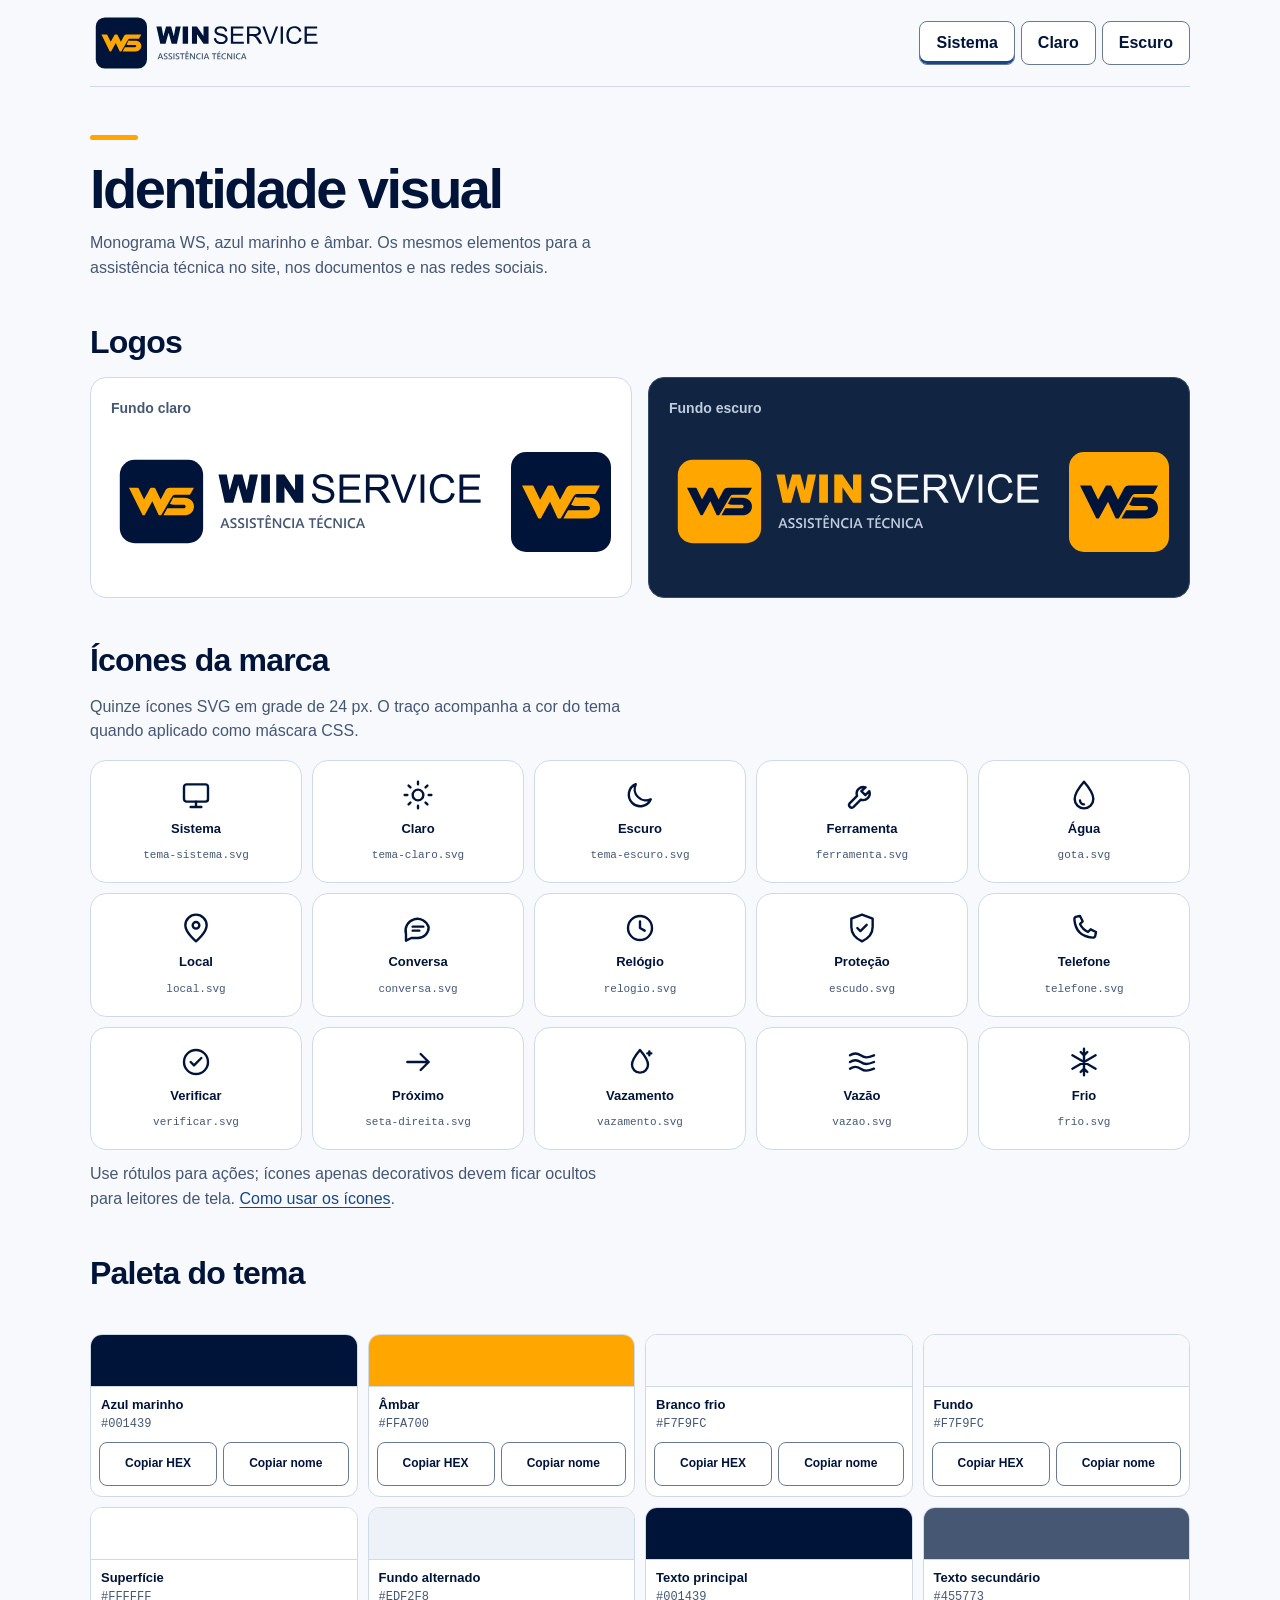
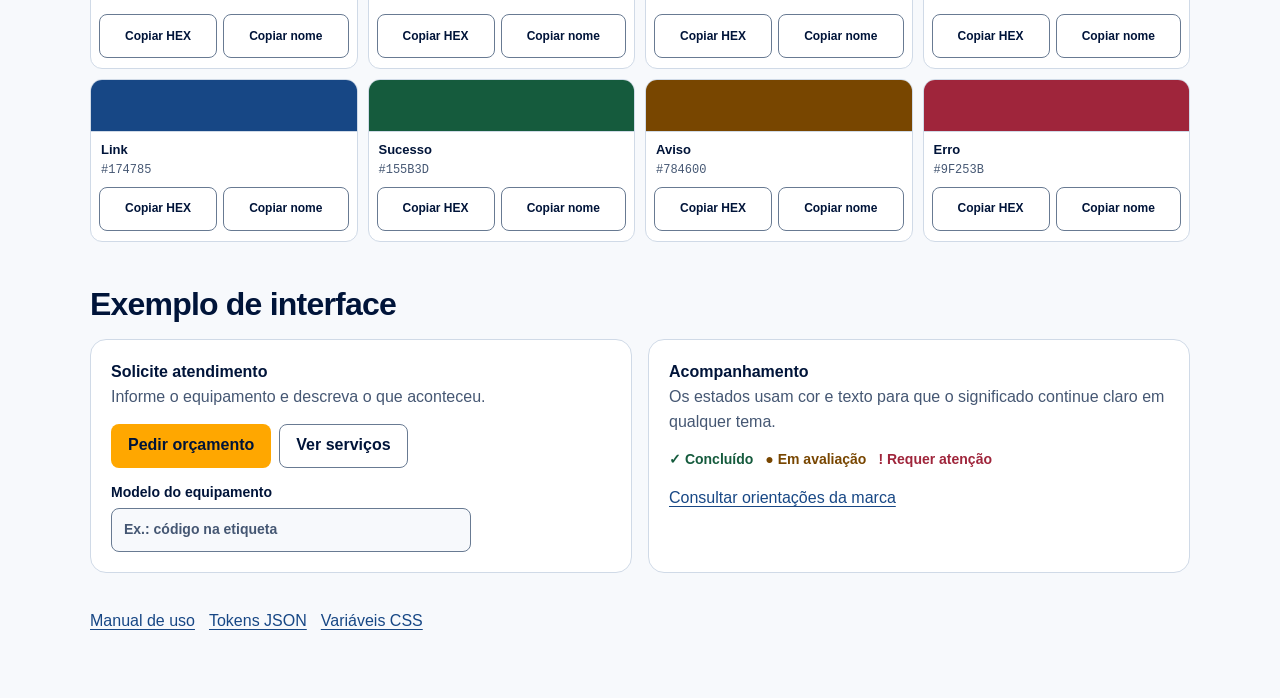
<file: 03_MARKETING/IDENTIDADE_VISUAL/index.html>
<!doctype html>
<html lang="pt-BR">
<head>
  <meta charset="utf-8">
  <meta name="viewport" content="width=device-width, initial-scale=1">
  <title>Identidade visual · Winservice</title>
  <link rel="stylesheet" href="winservice.css">
  <style>
    * { box-sizing: border-box; }
    body { margin: 0; background: var(--ws-canvas); color: var(--ws-text); font: var(--ws-body-size)/var(--ws-body-line) var(--ws-font); }
    .wrap { width: min(1100px, calc(100% - 36px)); margin: auto; }
    .bar { display:flex; flex-wrap:wrap; gap:16px; align-items:center; justify-content:space-between; min-height:84px; padding-block:12px; border-bottom:1px solid var(--ws-border); }
    .bar img { display:block; width:238px; max-width:100%; }
    .choices { display:flex; flex-wrap:wrap; gap:6px; }
    .choices button { min-height:44px; }
    [aria-pressed="true"] { box-shadow:inset 0 -3px var(--ws-focus); }
    main { padding-block:48px 64px; }
    h1,h2,h3,p { margin:0; }
    h1 { max-width:720px; font-size:var(--ws-display-size); line-height:1.05; letter-spacing:-.045em; }
    h2 { margin:0 0 16px; font-size:var(--ws-heading-size); line-height:1.15; letter-spacing:-.025em; }
    h3 { font-size:16px; }
    p { color:var(--ws-text-muted); }
    .lede { margin-top:12px; max-width:60ch; }
    .rule { width:48px; height:5px; border-radius:4px; background:var(--ws-amber); margin-bottom:20px; }
    section { margin-top:44px; }
    .grid { display:grid; grid-template-columns:1fr 1fr; gap:16px; }
    .card { border:1px solid var(--ws-border); border-radius:var(--ws-radius-card); background:var(--ws-surface); color:var(--ws-text); padding:20px; }
    .logo-grid { display:grid; grid-template-columns:minmax(0,1fr) clamp(48px,12vw,100px); align-items:center; gap:14px; min-height:150px; }
    .logo-grid img { display:block; width:100%; height:auto; }
    .label { margin-bottom:7px; font-size:14px; font-weight:700; color:var(--ws-text-muted); }
    .icon-grid { display:grid; grid-template-columns:repeat(5,minmax(0,1fr)); gap:10px; }
    .icon-card { display:grid; justify-items:center; gap:8px; min-width:0; padding:18px 10px; border:1px solid var(--ws-border); border-radius:var(--ws-radius-card); background:var(--ws-surface); text-align:center; }
    .icon-preview { display:block; width:32px; height:32px; background:var(--ws-text); -webkit-mask:var(--icon-url) center/contain no-repeat; mask:var(--icon-url) center/contain no-repeat; }
    .icon-card strong { font-size:13px; }
    .icon-card code { overflow-wrap:anywhere; font-size:11px; color:var(--ws-text-muted); }
    .swatch-grid { display:grid; grid-template-columns:repeat(4,minmax(0,1fr)); gap:10px; }
    .swatch { min-width:0; background:var(--ws-surface); border:1px solid var(--ws-border); border-radius:12px; overflow:hidden; }
    .swatch-sample { display:block; height:52px; background:var(--sample); border-bottom:1px solid var(--ws-border); }
    .swatch strong,.swatch code { display:block; margin-inline:10px; }
    .swatch strong { margin-top:8px; font-size:13px; }
    .swatch code { margin-bottom:8px; color:var(--ws-text-muted); font-size:12px; }
    .swatch-actions { display:flex; flex-wrap:wrap; gap:6px; margin:8px 8px 10px; }
    .swatch-actions .ws-button { flex:1 0 auto; padding:6px 8px; font-size:12px; }
    .copy-status { min-height:1.55em; margin:-8px 0 12px; font-size:14px; }
    .actions { display:flex; gap:8px; flex-wrap:wrap; margin-block:14px; }
    .field { display:grid; gap:5px; max-width:360px; font-size:14px; font-weight:700; }
    .field input { min-height:44px; padding:8px 12px; border:1px solid var(--ws-control-border); border-radius:8px; color:var(--ws-text); background:var(--ws-canvas); font:inherit; }
    .field input::placeholder { color:var(--ws-text-muted); }
    .states { display:flex; gap:12px; flex-wrap:wrap; margin-block:15px; font-size:14px; font-weight:700; }
    a { color:var(--ws-link); text-underline-offset:3px; }
    footer { margin-top:36px; display:flex; gap:14px; flex-wrap:wrap; }
    @media (max-width:700px) { .grid { grid-template-columns:1fr; } .swatch-grid { grid-template-columns:repeat(2,minmax(0,1fr)); } .icon-grid { grid-template-columns:repeat(3,minmax(0,1fr)); } main { padding-top:32px; } }
  </style>
</head>
<body>
  <header class="wrap bar">
    <img id="header-logo" src="logos/logo-horizontal-claro.svg" alt="Winservice, Assistência Técnica" width="238" height="62">
    <div class="choices" role="group" aria-label="Tema da prévia">
      <button class="ws-button ws-button--secondary ws-focus" type="button" data-choice="system" aria-pressed="true">Sistema</button>
      <button class="ws-button ws-button--secondary ws-focus" type="button" data-choice="light" aria-pressed="false">Claro</button>
      <button class="ws-button ws-button--secondary ws-focus" type="button" data-choice="dark" aria-pressed="false">Escuro</button>
    </div>
  </header>
  <main class="wrap">
    <div class="rule" aria-hidden="true"></div>
    <h1>Identidade visual</h1>
    <p class="lede">Monograma WS, azul marinho e âmbar. Os mesmos elementos para a assistência técnica no site, nos documentos e nas redes sociais.</p>

    <section aria-labelledby="logos-title">
      <h2 id="logos-title">Logos</h2>
      <div class="grid">
        <article class="card" data-theme="light">
          <h3 class="label">Fundo claro</h3>
          <div class="logo-grid">
            <img src="logos/logo-horizontal-claro.svg" alt="Assinatura Winservice para fundo claro" width="880" height="230">
            <img src="logos/logo-quadrado-claro.svg" alt="WS âmbar sobre azul marinho" width="1000" height="1000">
          </div>
        </article>
        <article class="card" data-theme="dark">
          <h3 class="label">Fundo escuro</h3>
          <div class="logo-grid">
            <img src="logos/logo-horizontal-escuro.svg" alt="Assinatura Winservice para fundo escuro" width="880" height="230">
            <img src="logos/logo-quadrado-escuro.svg" alt="WS azul marinho sobre âmbar" width="1000" height="1000">
          </div>
        </article>
      </div>
    </section>
    <section aria-labelledby="icons-title">
      <h2 id="icons-title">Ícones da marca</h2>
      <p class="lede">Quinze ícones SVG em grade de 24 px. O traço acompanha a cor do tema quando aplicado como máscara CSS.</p>
      <div id="icon-gallery" class="icon-grid" style="margin-top:16px"></div>
      <p class="lede">Use rótulos para ações; ícones apenas decorativos devem ficar ocultos para leitores de tela. <a href="icones/README.md">Como usar os ícones</a>.</p>
    </section>
    <section aria-labelledby="palette-title">
      <h2 id="palette-title">Paleta do tema</h2>
      <p id="copy-status" class="copy-status" role="status"></p>
      <div id="swatches" class="swatch-grid"></div>
    </section>
    <section aria-labelledby="ui-title">
      <h2 id="ui-title">Exemplo de interface</h2>
      <div class="grid">
        <article class="card">
          <h3>Solicite atendimento</h3>
          <p>Informe o equipamento e descreva o que aconteceu.</p>
          <div class="actions">
            <button class="ws-button ws-focus" type="button">Pedir orçamento</button>
            <button class="ws-button ws-button--secondary ws-focus" type="button">Ver serviços</button>
          </div>
          <label class="field">Modelo do equipamento <input class="ws-focus" placeholder="Ex.: código na etiqueta"></label>
        </article>
        <article class="card">
          <h3>Acompanhamento</h3>
          <p>Os estados usam cor e texto para que o significado continue claro em qualquer tema.</p>
          <div class="states"><span style="color:var(--ws-success)">✓ Concluído</span><span style="color:var(--ws-warning)">● Em avaliação</span><span style="color:var(--ws-error)">! Requer atenção</span></div>
          <a class="ws-focus" href="README.md">Consultar orientações da marca</a>
        </article>
      </div>
    </section>
    <footer>
      <a class="ws-focus" href="README.md">Manual de uso</a>
      <a class="ws-focus" href="tokens.json">Tokens JSON</a>
      <a class="ws-focus" href="winservice.css">Variáveis CSS</a>
    </footer>
  </main>
  <script>
    const root = document.documentElement;
    const scheme = matchMedia('(prefers-color-scheme: dark)');
    const choices = document.querySelectorAll('[data-choice]');
    const palette = document.querySelector('#swatches');
    const copyStatus = document.querySelector('#copy-status');
    const colors = [
      ['Azul marinho', 'navy'], ['Âmbar', 'amber'], ['Branco frio', 'paper'],
      ['Fundo', 'canvas'], ['Superfície', 'surface'], ['Fundo alternado', 'surface-alt'],
      ['Texto principal', 'text'], ['Texto secundário', 'text-muted'],
      ['Link', 'link'], ['Sucesso', 'success'], ['Aviso', 'warning'], ['Erro', 'error']
    ];
    let choice = 'system';
    try { choice = localStorage.getItem('winservice-theme') || choice; } catch {}
    if (!['system', 'light', 'dark'].includes(choice)) choice = 'system';

    async function copyText(text) {
      try {
        await navigator.clipboard.writeText(text);
        return true;
      } catch {
        // A cópia em arquivos HTML abertos localmente pode depender do navegador.
      }

      const active = document.activeElement;
      const field = document.createElement('textarea');
      field.value = text;
      field.readOnly = true;
      field.tabIndex = -1;
      field.style.cssText = 'position:fixed;inset:0 auto auto 0;opacity:0;pointer-events:none';
      document.body.append(field);
      try {
        field.focus({ preventScroll: true });
        field.select();
        return document.execCommand('copy');
      } catch {
        return false;
      } finally {
        field.remove();
        active?.focus({ preventScroll: true });
      }
    }

    function copyButton(caption, label, value, message) {
      const button = document.createElement('button');
      button.type = 'button';
      button.className = 'ws-button ws-button--secondary ws-focus';
      button.textContent = caption;
      button.setAttribute('aria-label', caption + ' de ' + label);
      let resetLabel;
      button.addEventListener('click', async () => {
        const copied = await copyText(value);
        if (!button.isConnected) return;
        clearTimeout(resetLabel);
        button.textContent = copied ? 'Copiado!' : caption;
        copyStatus.textContent = copied ? message : 'A cópia automática falhou. Selecione o texto e copie manualmente.';
        if (copied) {
          resetLabel = setTimeout(() => { button.textContent = caption; }, 1800);
        }
      });
      return button;
    }

    const iconNames = [
      ['tema-sistema','Sistema'],['tema-claro','Claro'],['tema-escuro','Escuro'],
      ['ferramenta','Ferramenta'],['gota','Água'],['local','Local'],
      ['conversa','Conversa'],['relogio','Relógio'],['escudo','Proteção'],
      ['telefone','Telefone'],['verificar','Verificar'],['seta-direita','Próximo'],
      ['vazamento','Vazamento'],['vazao','Vazão'],['frio','Frio']
    ];
    document.getElementById('icon-gallery').replaceChildren(...iconNames.map(([file, label]) => {
      const card = document.createElement('div');
      card.className = 'icon-card';
      card.innerHTML = `<span class="icon-preview" style="--icon-url:url('icones/${file}.svg')" aria-hidden="true"></span><strong>${label}</strong><code>${file}.svg</code>`;
      return card;
    }));
    function renderTheme() {
      if (choice === 'system') delete root.dataset.theme;
      else root.dataset.theme = choice;
      const isDark = choice === 'dark' || (choice === 'system' && scheme.matches);
      const logo = document.querySelector('#header-logo');
      logo.src = 'logos/logo-horizontal-' + (isDark ? 'escuro' : 'claro') + '.svg';
      choices.forEach(button => button.setAttribute('aria-pressed', button.dataset.choice === choice));
      copyStatus.textContent = '';
      const styles = getComputedStyle(root);
      palette.replaceChildren(...colors.map(([label, name]) => {
        const value = styles.getPropertyValue('--ws-' + name).trim();
        const card = document.createElement('div');
        const sample = document.createElement('span');
        const title = document.createElement('strong');
        const code = document.createElement('code');
        const actions = document.createElement('div');
        card.className = 'swatch';
        sample.className = 'swatch-sample';
        sample.style.setProperty('--sample', value);
        sample.setAttribute('aria-hidden', 'true');
        title.textContent = label;
        code.textContent = value;
        actions.className = 'swatch-actions';
        actions.append(
          copyButton('Copiar HEX', label, value, 'Código ' + value + ' copiado.'),
          copyButton('Copiar nome', label, label, 'Nome “' + label + '” copiado.')
        );
        card.append(sample, title, code, actions);
        return card;
      }));
    }
    choices.forEach(button => button.addEventListener('click', () => {
      choice = button.dataset.choice;
      try { localStorage.setItem('winservice-theme', choice); } catch {}
      renderTheme();
    }));
    scheme.addEventListener('change', renderTheme);
    renderTheme();
  </script>
</body>
</html>
</file>
<file: 03_MARKETING/IDENTIDADE_VISUAL/winservice.css>
/* Winservice v1.0 — propriedades compartilhadas. */
:root {
  --ws-navy: #001439;
  --ws-amber: #FFA700;
  --ws-paper: #F7F9FC;
  --ws-font: "Inter", "Segoe UI", Arial, sans-serif;
  --ws-space-1: 4px;
  --ws-space-2: 8px;
  --ws-space-3: 12px;
  --ws-space-4: 16px;
  --ws-space-6: 24px;
  --ws-space-8: 32px;
  --ws-space-12: 48px;
  --ws-space-16: 64px;
  --ws-radius-control: 8px;
  --ws-radius-card: 16px;
  --ws-target: 44px;
  --ws-body-size: 1rem;
  --ws-body-line: 1.55;
  --ws-small-size: .875rem;
  --ws-heading-size: clamp(1.5rem, 3vw, 2rem);
  --ws-display-size: clamp(2rem, 5vw, 3.5rem);
}

:root, [data-theme="light"] {
  color-scheme: light;
  --ws-canvas: #F7F9FC;
  --ws-surface: #FFFFFF;
  --ws-surface-alt: #EDF2F8;
  --ws-text: #001439;
  --ws-text-muted: #455773;
  --ws-border: #D0DAE7;
  --ws-control-border: #687A92;
  --ws-action: #FFA700;
  --ws-action-hover: #F29400;
  --ws-on-action: #001439;
  --ws-link: #174785;
  --ws-focus: #174785;
  --ws-success: #155B3D;
  --ws-warning: #784600;
  --ws-error: #9F253B;
}

@media (prefers-color-scheme: dark) {
  :root:not([data-theme]) {
    color-scheme: dark;
    --ws-canvas: #09172C;
    --ws-surface: #112441;
    --ws-surface-alt: #19334F;
    --ws-text: #F7F9FC;
    --ws-text-muted: #BECDDF;
    --ws-border: #344C67;
    --ws-control-border: #8199B4;
    --ws-action: #FFA700;
    --ws-action-hover: #FFC04D;
    --ws-on-action: #001439;
    --ws-link: #9CCAFF;
    --ws-focus: #FFC04D;
    --ws-success: #83E0B4;
    --ws-warning: #FFD085;
    --ws-error: #FFAAB5;
  }
}

[data-theme="dark"] {
  color-scheme: dark;
  --ws-canvas: #09172C;
  --ws-surface: #112441;
  --ws-surface-alt: #19334F;
  --ws-text: #F7F9FC;
  --ws-text-muted: #BECDDF;
  --ws-border: #344C67;
  --ws-control-border: #8199B4;
  --ws-action: #FFA700;
  --ws-action-hover: #FFC04D;
  --ws-on-action: #001439;
  --ws-link: #9CCAFF;
  --ws-focus: #FFC04D;
  --ws-success: #83E0B4;
  --ws-warning: #FFD085;
  --ws-error: #FFAAB5;
}

.ws-button {
  display: inline-flex;
  align-items: center;
  justify-content: center;
  gap: var(--ws-space-2);
  min-block-size: var(--ws-target);
  padding: var(--ws-space-2) var(--ws-space-4);
  border: 1px solid transparent;
  border-radius: var(--ws-radius-control);
  background: var(--ws-action);
  color: var(--ws-on-action);
  font: 700 var(--ws-body-size)/1.3 var(--ws-font);
  text-decoration: none;
  cursor: pointer;
}

.ws-button:hover { background: var(--ws-action-hover); }
.ws-button--secondary {
  background: var(--ws-surface);
  border-color: var(--ws-control-border);
  color: var(--ws-text);
}
.ws-button--secondary:hover { background: var(--ws-surface-alt); }

.ws-button:disabled {
  background: var(--ws-surface-alt);
  border-color: var(--ws-border);
  color: var(--ws-text-muted);
  cursor: not-allowed;
}
.ws-focus:focus-visible {
  outline: 2px solid var(--ws-focus);
  outline-offset: 3px;
}
</file>
